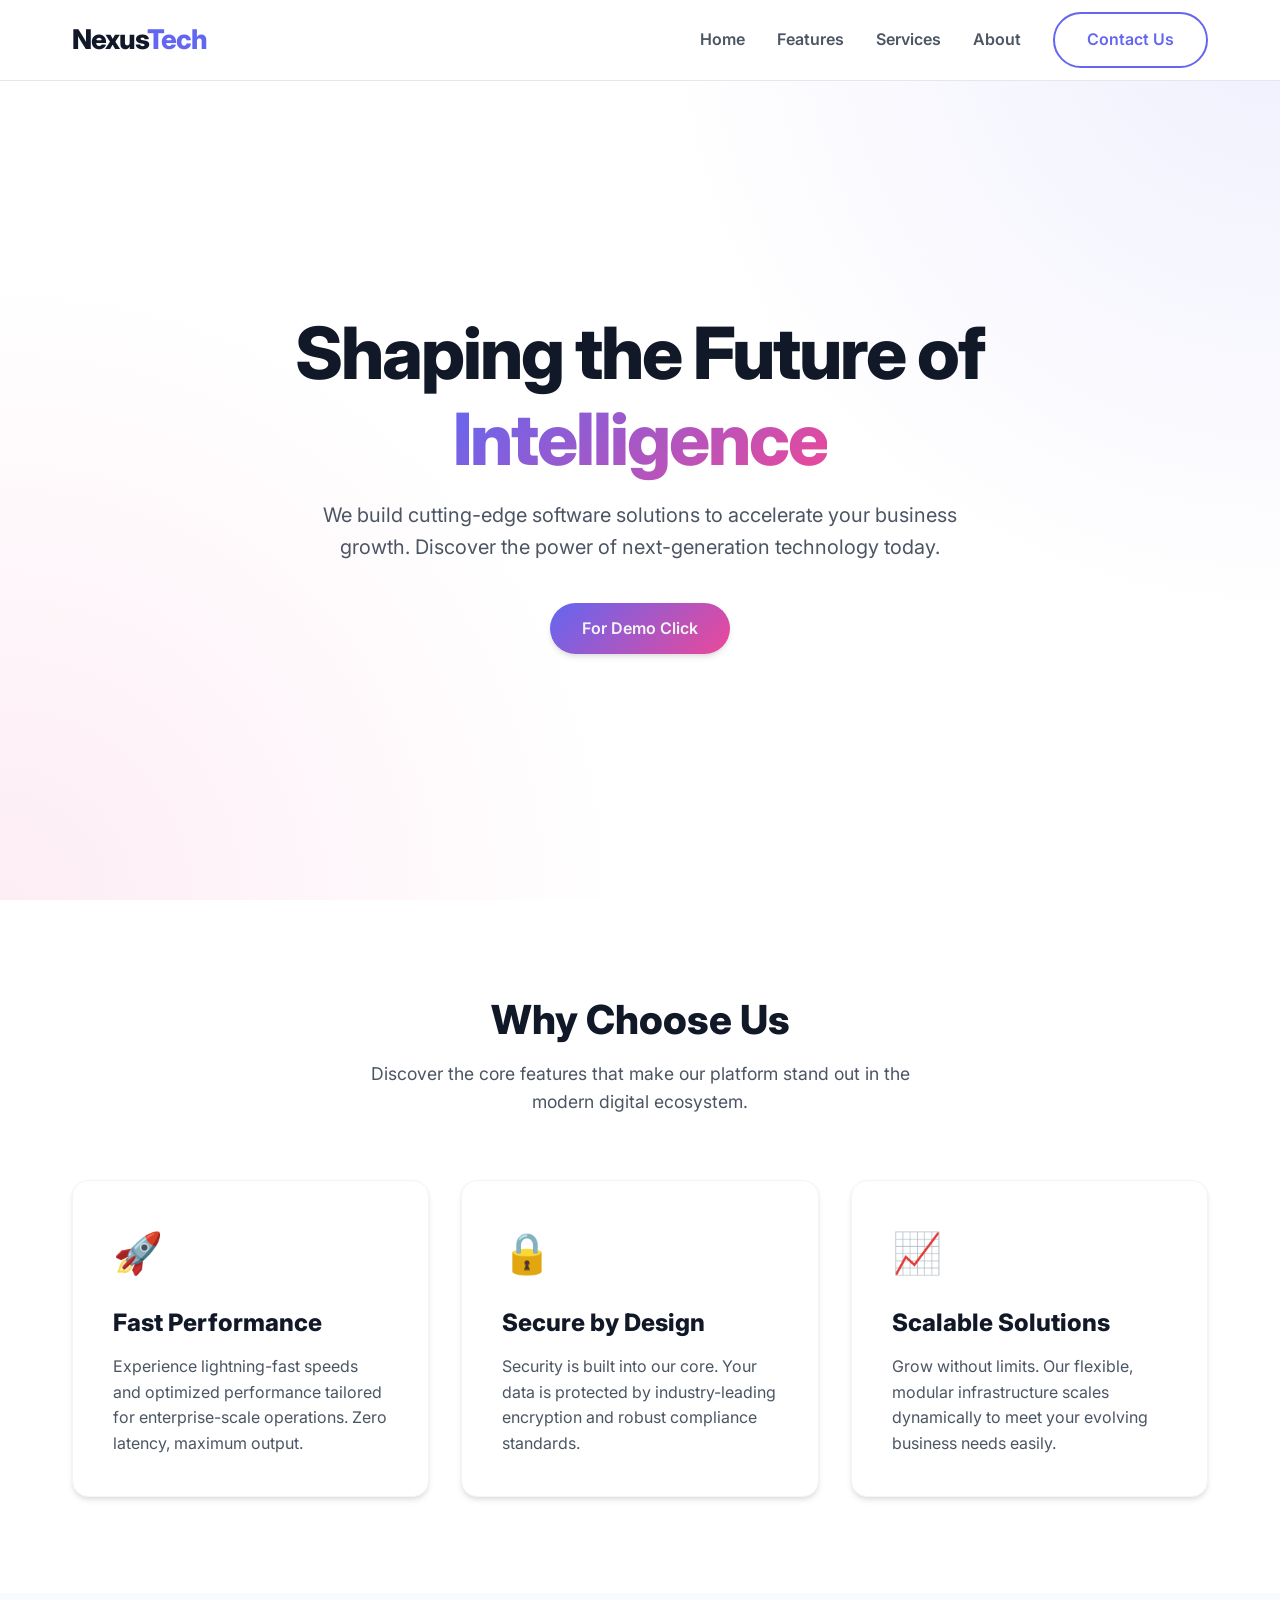
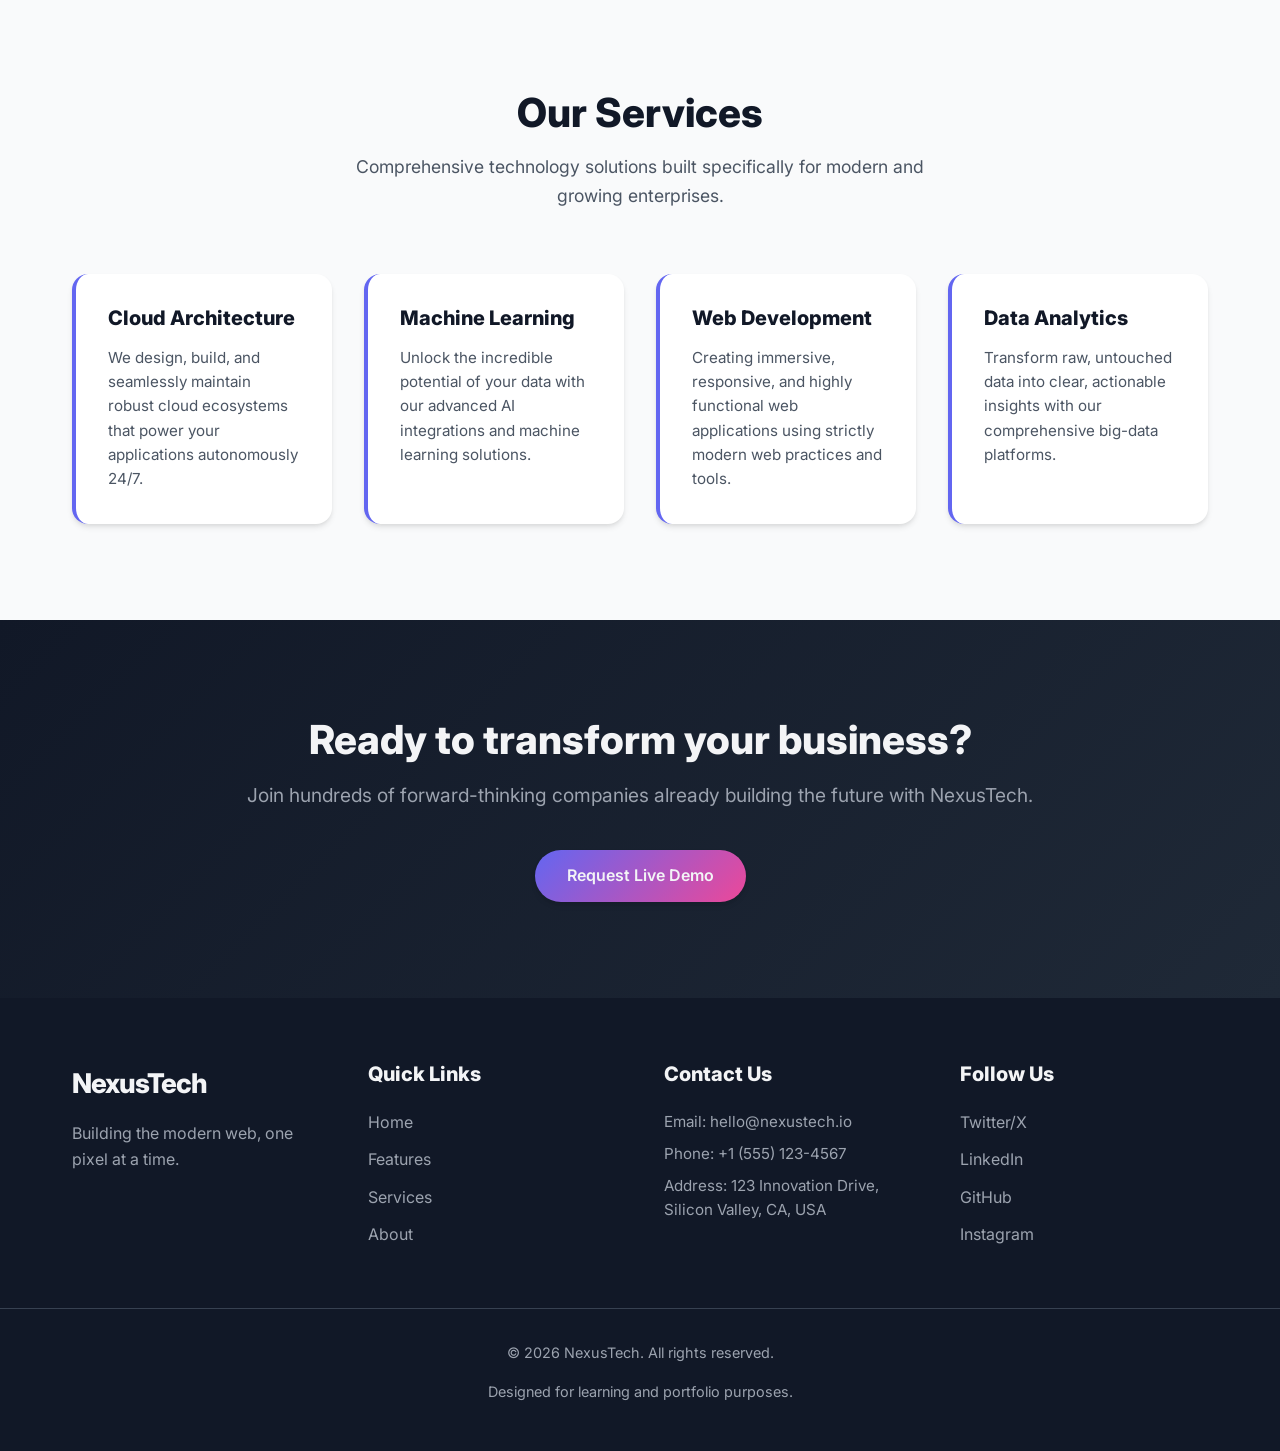
<file: Task-1 Landing page/index.html>
<!DOCTYPE html>
<html lang="en">
<head>
    <meta charset="UTF-8">
    <meta name="viewport" content="width=device-width, initial-scale=1.0">
    <title>NexusTech - Innovating the Future</title>
    <link rel="stylesheet" href="style.css">
    <!-- Google Fonts: Inter -->
    <link rel="preconnect" href="https://fonts.googleapis.com">
    <link rel="preconnect" href="https://fonts.gstatic.com" crossorigin>
    <link href="https://fonts.googleapis.com/css2?family=Inter:wght@300;400;600;800&display=swap" rel="stylesheet">
</head>
<body>

    <!-- Header Section -->
    <header class="navbar">
        <div class="container nav-container">
            <div class="logo">Nexus<span>Tech</span></div>

            <!-- CSS-Only Hamburger Menu -->
            <input type="checkbox" id="nav-toggle" class="nav-toggle">
            <label for="nav-toggle" class="nav-toggle-label">
                <span></span>
            </label>

            <nav class="nav-menu">
                <ul class="nav-links">
                    <li><a href="#home">Home</a></li>
                    <li><a href="#features">Features</a></li>
                    <li><a href="#services">Services</a></li>
                    <li><a href="#about">About</a></li>
                </ul>
                <div class="nav-cta">
                    <a href="#demo" class="btn btn-outline">Contact Us</a>
                </div>
            </nav>
        </div>
    </header>

    <!-- Hero Section -->
    <section id="home" class="hero">
        <div class="container hero-content">
            <h1 class="hero-title">Shaping the Future of <span>Intelligence</span></h1>
            <p class="hero-description">We build cutting-edge software solutions to accelerate your business growth. Discover the power of next-generation technology today.</p>
            <a href="#demo" class="btn btn-primary">For Demo Click</a>
        </div>
    </section>

    <!-- Features Section -->
    <section id="features" class="features section">
        <div class="container">
            <div class="section-title">
                <h2>Why Choose Us</h2>
                <p>Discover the core features that make our platform stand out in the modern digital ecosystem.</p>
            </div>
            
            <div class="grid features-grid">
                <!-- Card 1 -->
                <div class="card">
                    <div class="card-icon">🚀</div>
                    <h3>Fast Performance</h3>
                    <p>Experience lightning-fast speeds and optimized performance tailored for enterprise-scale operations. Zero latency, maximum output.</p>
                </div>
                <!-- Card 2 -->
                <div class="card">
                    <div class="card-icon">🔒</div>
                    <h3>Secure by Design</h3>
                    <p>Security is built into our core. Your data is protected by industry-leading encryption and robust compliance standards.</p>
                </div>
                <!-- Card 3 -->
                <div class="card">
                    <div class="card-icon">📈</div>
                    <h3>Scalable Solutions</h3>
                    <p>Grow without limits. Our flexible, modular infrastructure scales dynamically to meet your evolving business needs easily.</p>
                </div>
            </div>
        </div>
    </section>

    <!-- Services / About Section -->
    <section id="services" class="services section bg-light">
        <div class="container">
            <div class="section-title">
                <h2>Our Services</h2>
                <p>Comprehensive technology solutions built specifically for modern and growing enterprises.</p>
            </div>

            <div class="grid services-grid">
                <div class="service-box">
                    <h3>Cloud Architecture</h3>
                    <p>We design, build, and seamlessly maintain robust cloud ecosystems that power your applications autonomously 24/7.</p>
                </div>
                <div class="service-box">
                    <h3>Machine Learning</h3>
                    <p>Unlock the incredible potential of your data with our advanced AI integrations and machine learning solutions.</p>
                </div>
                <div class="service-box">
                    <h3>Web Development</h3>
                    <p>Creating immersive, responsive, and highly functional web applications using strictly modern web practices and tools.</p>
                </div>
                <div class="service-box">
                    <h3>Data Analytics</h3>
                    <p>Transform raw, untouched data into clear, actionable insights with our comprehensive big-data platforms.</p>
                </div>
            </div>
        </div>
    </section>

    <!-- CTA Section -->
    <section id="demo" class="cta section">
        <div class="container cta-container">
            <h2>Ready to transform your business?</h2>
            <p>Join hundreds of forward-thinking companies already building the future with NexusTech.</p>
            <a href="#demo" class="btn btn-primary">Request Live Demo</a>
        </div>
    </section>

    <!-- Footer -->
    <footer id="about" class="footer">
        <div class="container footer-grid">
            <div class="footer-brand">
                <div class="logo">Nexus<span>Tech</span></div>
                <p>Building the modern web, one pixel at a time.</p>
            </div>
            <div class="footer-links">
                <h3>Quick Links</h3>
                <ul>
                    <li><a href="#home">Home</a></li>
                    <li><a href="#features">Features</a></li>
                    <li><a href="#services">Services</a></li>
                    <li><a href="#about">About</a></li>
                </ul>
            </div>
            <div class="footer-contact">
                <h3>Contact Us</h3>
                <p>Email: hello@nexustech.io</p>
                <p>Phone: +1 (555) 123-4567</p>
                <p>Address: 123 Innovation Drive, Silicon Valley, CA, USA</p>
            </div>
            <div class="footer-social">
                <h3>Follow Us</h3>
                <div class="social-icons">
                    <a href="#">Twitter/X</a>
                    <a href="#">LinkedIn</a>
                    <a href="#">GitHub</a>
                    <a href="#">Instagram</a>
                </div>
            </div>
        </div>
        <div class="footer-bottom">
            <p>&copy; 2026 NexusTech. All rights reserved.</p>
            <p>Designed for learning and portfolio purposes.</p>
        </div>
    </footer>

</body>
</html>
</file>
<file: Task-1 Landing page/style.css>
/* CSS Reset & Global Variables */
:root {
    --primary-color: #6366f1; /* Indigo */
    --primary-hover: #4f46e5;
    --secondary-color: #ec4899; /* Pink */
    --text-main: #1f2937;
    --text-muted: #4b5563;
    --text-light: #f3f4f6;
    --bg-main: #ffffff;
    --bg-light: #f9fafb;
    --bg-dark: #111827;
    --card-bg: #ffffff;
    --transition: all 0.3s ease;
    --shadow-sm: 0 4px 6px -1px rgba(0, 0, 0, 0.1), 0 2px 4px -1px rgba(0, 0, 0, 0.06);
    --shadow-md: 0 10px 15px -3px rgba(0, 0, 0, 0.1), 0 4px 6px -2px rgba(0, 0, 0, 0.05);
    --shadow-hover: 0 20px 25px -5px rgba(0, 0, 0, 0.1), 0 10px 10px -5px rgba(0, 0, 0, 0.04);
}

* {
    margin: 0;
    padding: 0;
    box-sizing: border-box;
}

html {
    scroll-behavior: smooth;
}

body {
    font-family: 'Inter', sans-serif;
    color: var(--text-main);
    background-color: var(--bg-main);
    line-height: 1.6;
}

/* Typography */
h1, h2, h3, h4 {
    font-weight: 800;
    line-height: 1.2;
    margin-bottom: 1rem;
}

p {
    margin-bottom: 1rem;
}

a {
    text-decoration: none;
    color: inherit;
}

ul {
    list-style: none;
}

/* Utilities */
.container {
    width: 100%;
    max-width: 1200px;
    margin: 0 auto;
    padding: 0 2rem;
}

.section {
    padding: 6rem 0;
}

.section-title {
    text-align: center;
    max-width: 600px;
    margin: 0 auto 4rem auto;
}

.section-title h2 {
    font-size: 2.5rem;
    color: var(--bg-dark);
}

.section-title p {
    color: var(--text-muted);
    font-size: 1.1rem;
}

.bg-light {
    background-color: var(--bg-light);
}

.grid {
    display: grid;
    gap: 2rem;
}

/* Buttons */
.btn {
    display: inline-block;
    padding: 0.8rem 2rem;
    border-radius: 50px;
    font-weight: 600;
    text-align: center;
    cursor: pointer;
    transition: var(--transition);
}

.btn-primary {
    background: linear-gradient(135deg, var(--primary-color), var(--secondary-color));
    color: var(--text-light);
    border: none;
    box-shadow: var(--shadow-sm);
}

.btn-primary:hover {
    transform: translateY(-2px);
    box-shadow: var(--shadow-md);
}

.btn-outline {
    background: transparent;
    color: var(--primary-color);
    border: 2px solid var(--primary-color);
}

.btn-outline:hover {
    background: var(--primary-color);
    color: var(--text-light);
}

/* Navigation Menu */
.navbar {
    position: fixed;
    top: 0;
    left: 0;
    width: 100%;
    background: rgba(255, 255, 255, 0.95);
    backdrop-filter: blur(10px);
    z-index: 1000;
    border-bottom: 1px solid #e5e7eb;
}

.nav-container {
    display: flex;
    justify-content: space-between;
    align-items: center;
    height: 80px;
}

.logo {
    font-size: 1.7rem;
    font-weight: 800;
    color: var(--bg-dark);
    letter-spacing: -1px;
    z-index: 2; /* Ensure logo is above mobile menu */
}

.logo span {
    color: var(--primary-color);
}

/* CSS-only Hamburger Toggle */
.nav-toggle {
    display: none;
}

.nav-toggle-label {
    display: none;
    cursor: pointer;
    z-index: 2; /* Ensure menu icon is above mobile menu */
}

.nav-toggle-label span {
    display: block;
    width: 25px;
    height: 3px;
    background: var(--bg-dark);
    position: relative;
    transition: var(--transition);
}

.nav-toggle-label span::before,
.nav-toggle-label span::after {
    content: '';
    position: absolute;
    width: 100%;
    height: 100%;
    background: var(--bg-dark);
    transition: var(--transition);
    left: 0;
}

.nav-toggle-label span::before {
    top: -8px;
}

.nav-toggle-label span::after {
    bottom: -8px;
}

/* Desktop Nav Menu */
.nav-menu {
    display: flex;
    align-items: center;
    gap: 2rem;
}

.nav-links {
    display: flex;
    gap: 2rem;
}

.nav-links a {
    font-weight: 600;
    color: var(--text-muted);
    transition: var(--transition);
}

.nav-links a:hover {
    color: var(--primary-color);
}

/* Hero Section */
.hero {
    padding: 12rem 0 8rem 0;
    background: radial-gradient(circle at top right, rgba(99, 102, 241, 0.1), transparent 40%),
                radial-gradient(circle at bottom left, rgba(236, 72, 153, 0.1), transparent 40%);
    text-align: center;
    min-height: 100vh;
    display: flex;
    align-items: center;
}

.hero-content {
    max-width: 800px;
    margin: 0 auto;
}

.hero-title {
    font-size: 4.5rem;
    color: var(--bg-dark);
    letter-spacing: -2px;
}

.hero-title span {
    background: linear-gradient(135deg, var(--primary-color), var(--secondary-color));
    -webkit-background-clip: text;
    -webkit-text-fill-color: transparent;
}

.hero-description {
    font-size: 1.25rem;
    color: var(--text-muted);
    margin-bottom: 2.5rem;
    padding: 0 1rem;
}

/* Features - Grid / Cards */
.features-grid {
    grid-template-columns: repeat(auto-fit, minmax(300px, 1fr));
}

.card {
    background: var(--card-bg);
    padding: 2.5rem;
    border-radius: 1rem;
    box-shadow: var(--shadow-sm);
    transition: var(--transition);
    border: 1px solid #f3f4f6;
    text-align: left;
}

.card:hover {
    transform: translateY(-10px);
    box-shadow: var(--shadow-hover);
    border-color: var(--primary-color);
}

.card-icon {
    font-size: 2.5rem;
    margin-bottom: 1.5rem;
    display: inline-block;
}

.card h3 {
    font-size: 1.5rem;
    color: var(--bg-dark);
}

.card p {
    color: var(--text-muted);
    margin: 0;
}

/* Services - Grid format */
.services-grid {
    grid-template-columns: repeat(auto-fit, minmax(250px, 1fr));
}

.service-box {
    background: var(--bg-main);
    padding: 2rem;
    border-radius: 1rem;
    border-left: 4px solid var(--primary-color);
    box-shadow: var(--shadow-sm);
    transition: var(--transition);
}

.service-box:hover {
    transform: translateX(10px);
    border-left-color: var(--secondary-color);
    box-shadow: var(--shadow-md);
}

.service-box h3 {
    font-size: 1.25rem;
    color: var(--bg-dark);
}

.service-box p {
    color: var(--text-muted);
    font-size: 0.95rem;
    margin: 0;
}

/* CTA Section */
.cta {
    background: linear-gradient(135deg, var(--bg-dark), #1f2937);
    color: var(--text-light);
    text-align: center;
}

.cta-container h2 {
    color: var(--text-light);
    font-size: 2.5rem;
}

.cta-container p {
    color: #9ca3af;
    font-size: 1.2rem;
    margin-bottom: 2.5rem;
}

/* Footer Section */
.footer {
    background-color: var(--bg-dark);
    color: var(--text-light);
    padding: 4rem 0 2rem 0;
}

.footer-grid {
    display: grid;
    grid-template-columns: repeat(auto-fit, minmax(200px, 1fr));
    gap: 3rem;
    margin-bottom: 3rem;
}

.footer-brand p {
    color: #9ca3af;
    margin-top: 1rem;
}

.footer .logo, .footer .logo span {
    color: var(--text-light);
}

.footer-links h3, .footer-contact h3, .footer-social h3 {
    color: var(--text-light);
    font-size: 1.25rem;
    margin-bottom: 1.5rem;
}

.footer-links ul li {
    margin-bottom: 0.75rem;
}

.footer-links ul a {
    color: #9ca3af;
    transition: var(--transition);
}

.footer-links ul a:hover {
    color: var(--primary-color);
    padding-left: 5px;
}

.footer-contact p {
    color: #9ca3af;
    margin-bottom: 0.5rem;
    font-size: 0.95rem;
}

.social-icons {
    display: flex;
    flex-direction: column;
    gap: 0.75rem;
}

.social-icons a {
    color: #9ca3af;
    transition: var(--transition);
}

.social-icons a:hover {
    color: var(--secondary-color);
}

.footer-bottom {
    text-align: center;
    padding-top: 2rem;
    border-top: 1px solid #374151;
    color: #9ca3af;
    font-size: 0.9rem;
}

/* Responsive Design */
@media (max-width: 900px) {
    .hero-title {
        font-size: 3.5rem;
    }
}

@media (max-width: 768px) {
    /* Navbar Responsive Layout */
    .nav-toggle-label {
        display: block; /* Show hamburger icon */
    }
    
    .nav-menu {
        position: absolute;
        top: 0;
        left: 0;
        width: 100%;
        background: rgba(255, 255, 255, 0.98);
        flex-direction: column;
        align-items: center;
        padding-top: 100px; /* Offset for logo/hamburger */
        padding-bottom: 30px;
        box-shadow: 0 10px 10px -5px rgba(0,0,0,0.1);
        border-bottom: 1px solid #e5e7eb;
        gap: 1.5rem;
        
        /* Transition handling for show/hide */
        transform: translateY(-100%);
        opacity: 0;
        visibility: hidden;
        transition: var(--transition);
        z-index: 1; /* Below logo/hamburger */
    }
    
    .nav-toggle:checked ~ .nav-menu {
        transform: translateY(0);
        opacity: 1;
        visibility: visible;
    }
    
    .nav-links {
        flex-direction: column;
        text-align: center;
        width: 100%;
    }
    
    .nav-links li {
        width: 100%;
    }
    
    .nav-links a {
        display: block;
        padding: 0.5rem 0;
        font-size: 1.2rem;
    }
    
    /* Animation for hamburger */
    .nav-toggle:checked ~ .nav-toggle-label span {
        background: transparent;
    }
    
    .nav-toggle:checked ~ .nav-toggle-label span::before {
        transform: translateY(8px) rotate(45deg);
    }
    
    .nav-toggle:checked ~ .nav-toggle-label span::after {
        transform: translateY(-8px) rotate(-45deg);
    }

    /* Core Content Responsive Adjustments */
    .hero-title {
        font-size: 2.5rem;
    }
    
    .hero-description {
        font-size: 1rem;
    }

    .section {
        padding: 4rem 0;
    }

    .section-title h2 {
        font-size: 2rem;
    }

    .btn {
        padding: 0.7rem 1.5rem;
    }

    .cta-container h2 {
        font-size: 2rem;
    }
}
</file>
